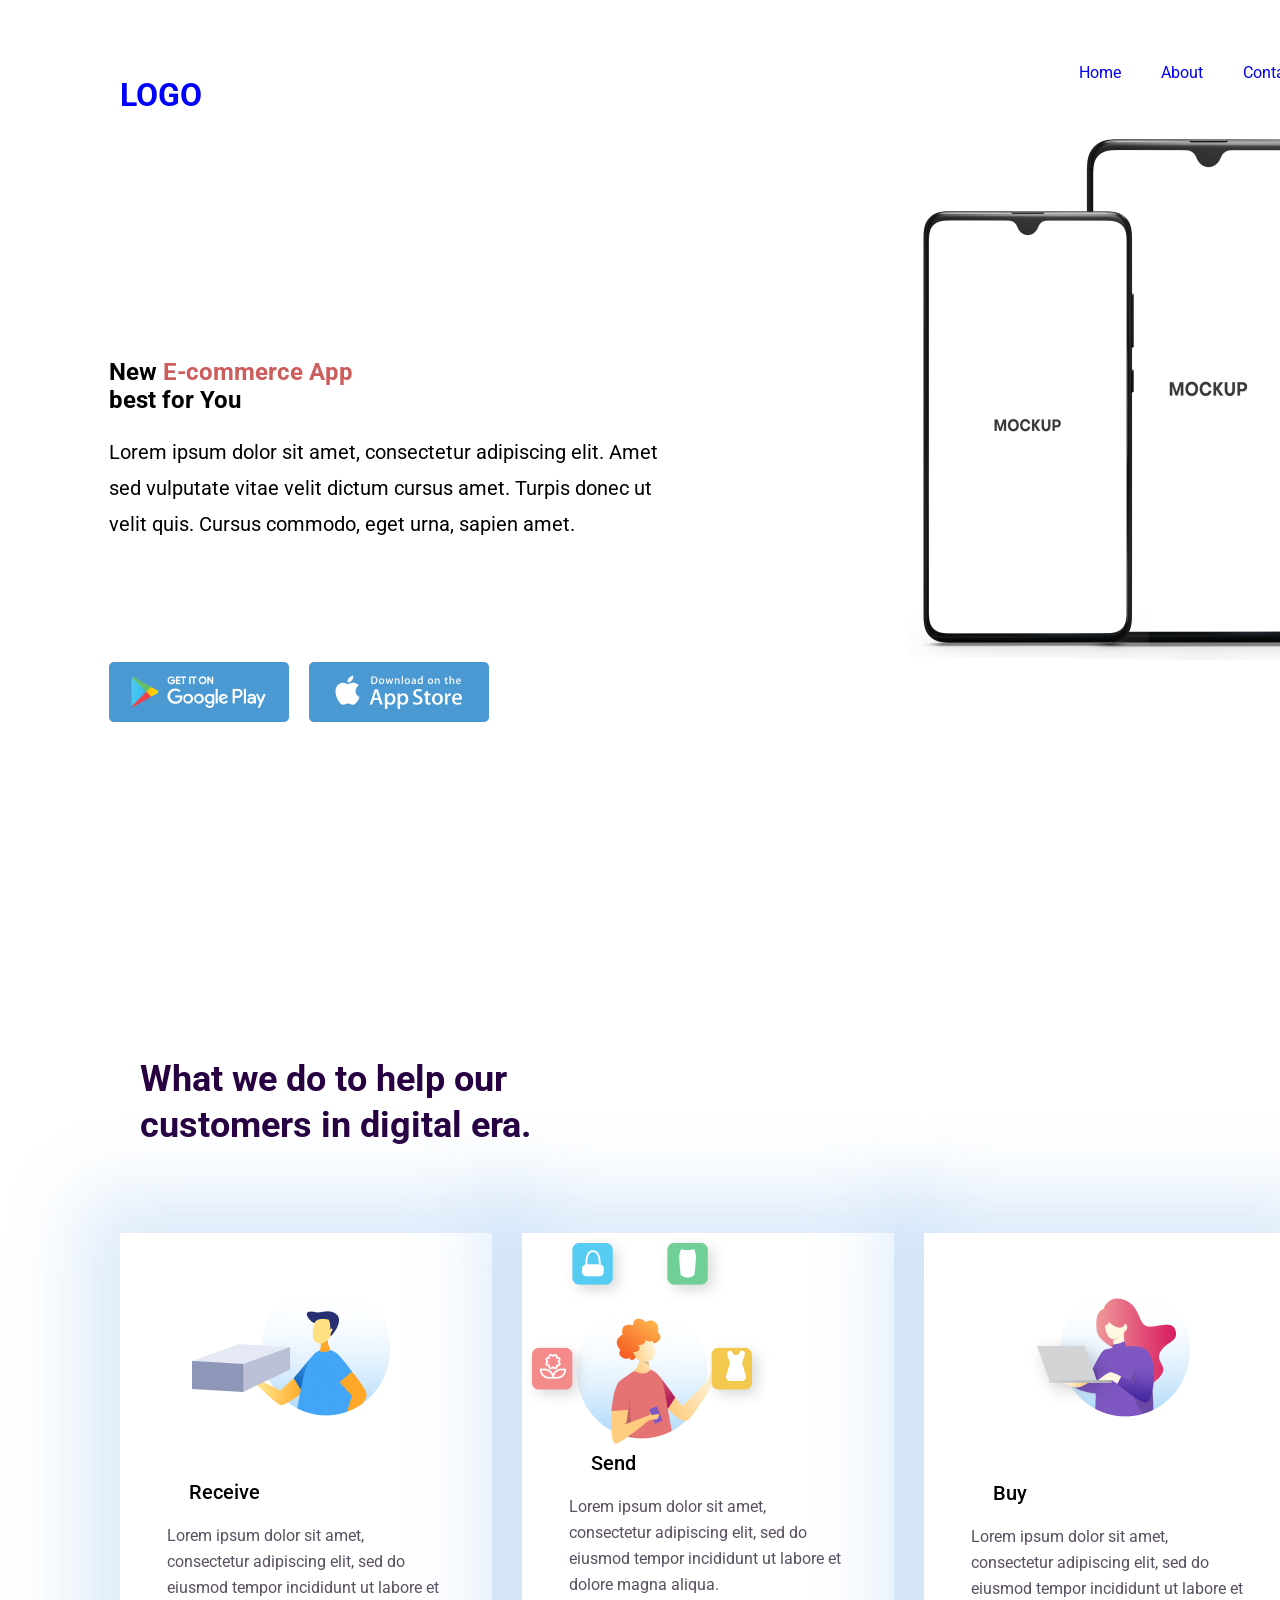
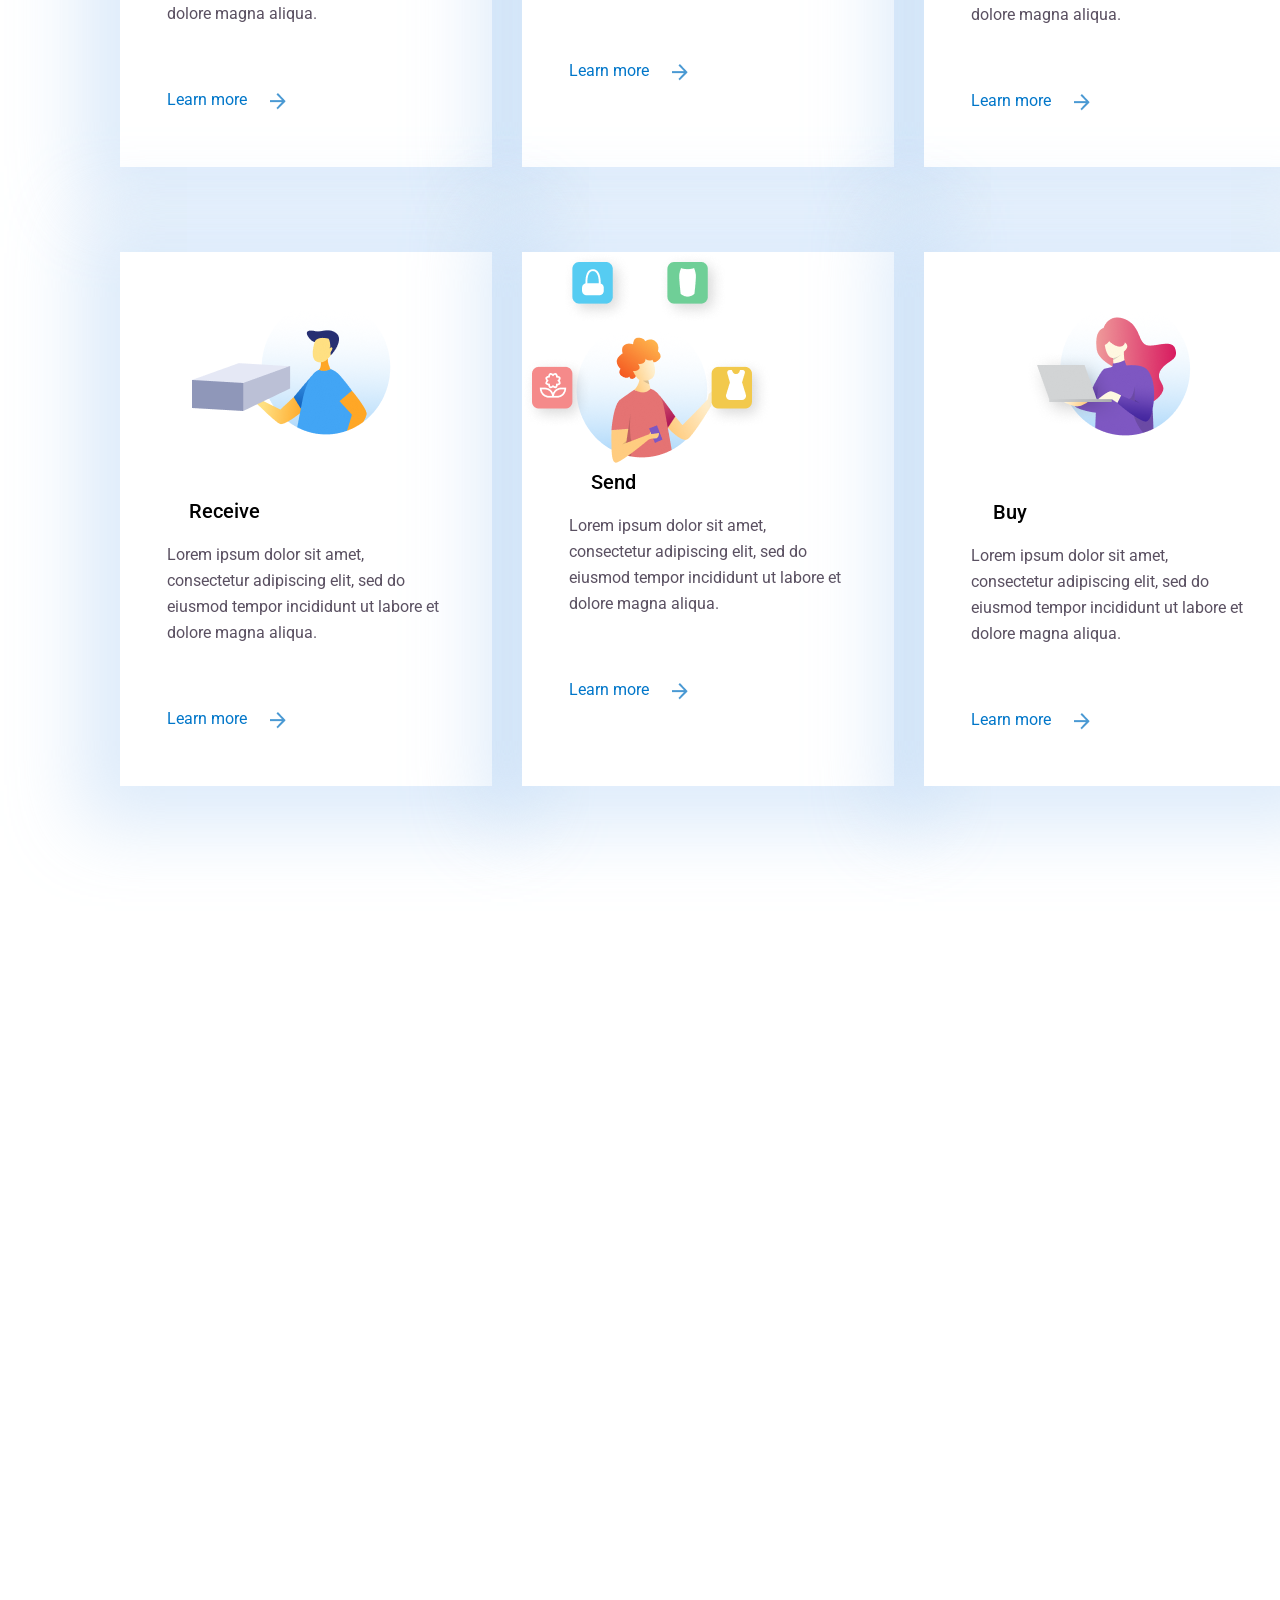
<file: project/index.html>
<!DOCTYPE html>
<html lang="en">
<head>
    <meta charset="UTF-8">
    <title>Title</title>
    <link rel="stylesheet" href="main.css">
</head>

<body>
<header class="header">
    <div class="container">

        <div class="box">
            <h1 style="color: blue; margin-top:46px">LOGO</h1>
            <div class="menu">
                <a  href="home" class="nav__text">Home</a>
                <a  href="About" class="nav__text">About</a>
                <a   href="Contact" class="nav__text">Contact Us</a>
            </div>
        </div>
    </div>
</header>





<main>
    <section>
    <div class="section__div">
        <h1 class="section__div__h1">New <span style="color:indianred;">E-commerce App</span><br>
            best for You</h1>
        <p class="p">Lorem ipsum dolor sit amet, consectetur adipiscing elit. Amet<br>
            sed vulputate vitae velit dictum cursus amet. Turpis donec ut<br>
            velit quis. Cursus commodo, eget urna, sapien amet.</p>
        <div class="div__img">
        <img class="img" src="img/Group 51.png" alt="Group 51">
        <img class="img" src="img/Group 52.png" alt="Group 52">
                <img style="margin-left:400px;margin-bottom:600px;"  src="img/phones.png" alt="phones">
        </div>


    </div>
    </section>


    <section>
        <div class="section__container">
            <h3 class="section__container__h3">What we do to help
                our customers in
                digital era.</h3>
            <div class="div__box">

            <div class="div__box__one">
               <img class="div__box__one__img" src="img/man-box.png" alt="man-box">
                <h2 class="div__box__one__h2">Receive</h2>
                <p class="lorem">Lorem ipsum dolor sit amet,
                    consectetur adipiscing elit, sed do
                    eiusmod tempor incididunt ut
                    labore et dolore magna aliqua.</p>
                <p class="Learn__more">Learn more</p>
                <img class="vector" src="img/Vector.png" alt="Vector">
            </div>

                <div class="div__box__one">
                <img class="div__box__one__img2" src="img/girl-phone.png" alt="man-box">
                    <h2 class="div__box__one__h2">Send</h2>
                    <p class="lorem">Lorem ipsum dolor sit amet,
                        consectetur adipiscing elit, sed do
                        eiusmod tempor incididunt ut
                        labore et dolore magna aliqua.</p>
                    <p class="Learn__more">Learn more</p>
                    <img class="vector" src="img/Vector.png" alt="Vector">
                </div>

                <div class="div__box__one">
                    <img class="div__box__one__img3" src="img/girl-comp.png" alt="girl-comp">
                    <h2 class="div__box__one__h2">Buy</h2>
                    <p class="lorem">Lorem ipsum dolor sit amet,
                        consectetur adipiscing elit, sed do
                        eiusmod tempor incididunt ut
                        labore et dolore magna aliqua.</p>
                    <p class="Learn__more">Learn more</p>
                    <img class="vector" src="img/Vector.png" alt="Vector">
                </div>

            </div>

            <div class="div__box">
                <div class="div__box__one">
                    <img class="div__box__one__img" src="img/man-box.png" alt="man-box">
                    <h2 class="div__box__one__h2">Receive</h2>
                    <p class="lorem">Lorem ipsum dolor sit amet,
                    consectetur adipiscing elit, sed do
                    eiusmod tempor incididunt ut
                    labore et dolore magna aliqua.</p>
                    <p class="Learn__more">Learn more</p>
                    <img class="vector" src="img/Vector.png" alt="Vector">
                </div>
                <div class="div__box__one">
                    <img class="div__box__one__img2" src="img/girl-phone.png" alt="man-box">
                    <h2 class="div__box__one__h2">Send</h2>
                    <p class="lorem">Lorem ipsum dolor sit amet,
                    consectetur adipiscing elit, sed do
                    eiusmod tempor incididunt ut
                    labore et dolore magna aliqua.</p>
                    <p class="Learn__more">Learn more</p>
                    <img class="vector" src="img/Vector.png" alt="Vector">
                </div>
                <div class="div__box__one">
                    <img class="div__box__one__img3" src="img/girl-comp.png" alt="man-box">
                    <h2 class="div__box__one__h2">Buy</h2>
                    <p class="lorem">Lorem ipsum dolor sit amet,
                    consectetur adipiscing elit, sed do
                    eiusmod tempor incididunt ut
                    labore et dolore magna aliqua.</p>
                    <p class="Learn__more">Learn more</p>
                    <img class="vector" src="img/Vector.png" alt="Vector">
                </div>
            </div>


        </div>
    </section>
</main>


<footer>

</footer>
</body>
</html>
</file>
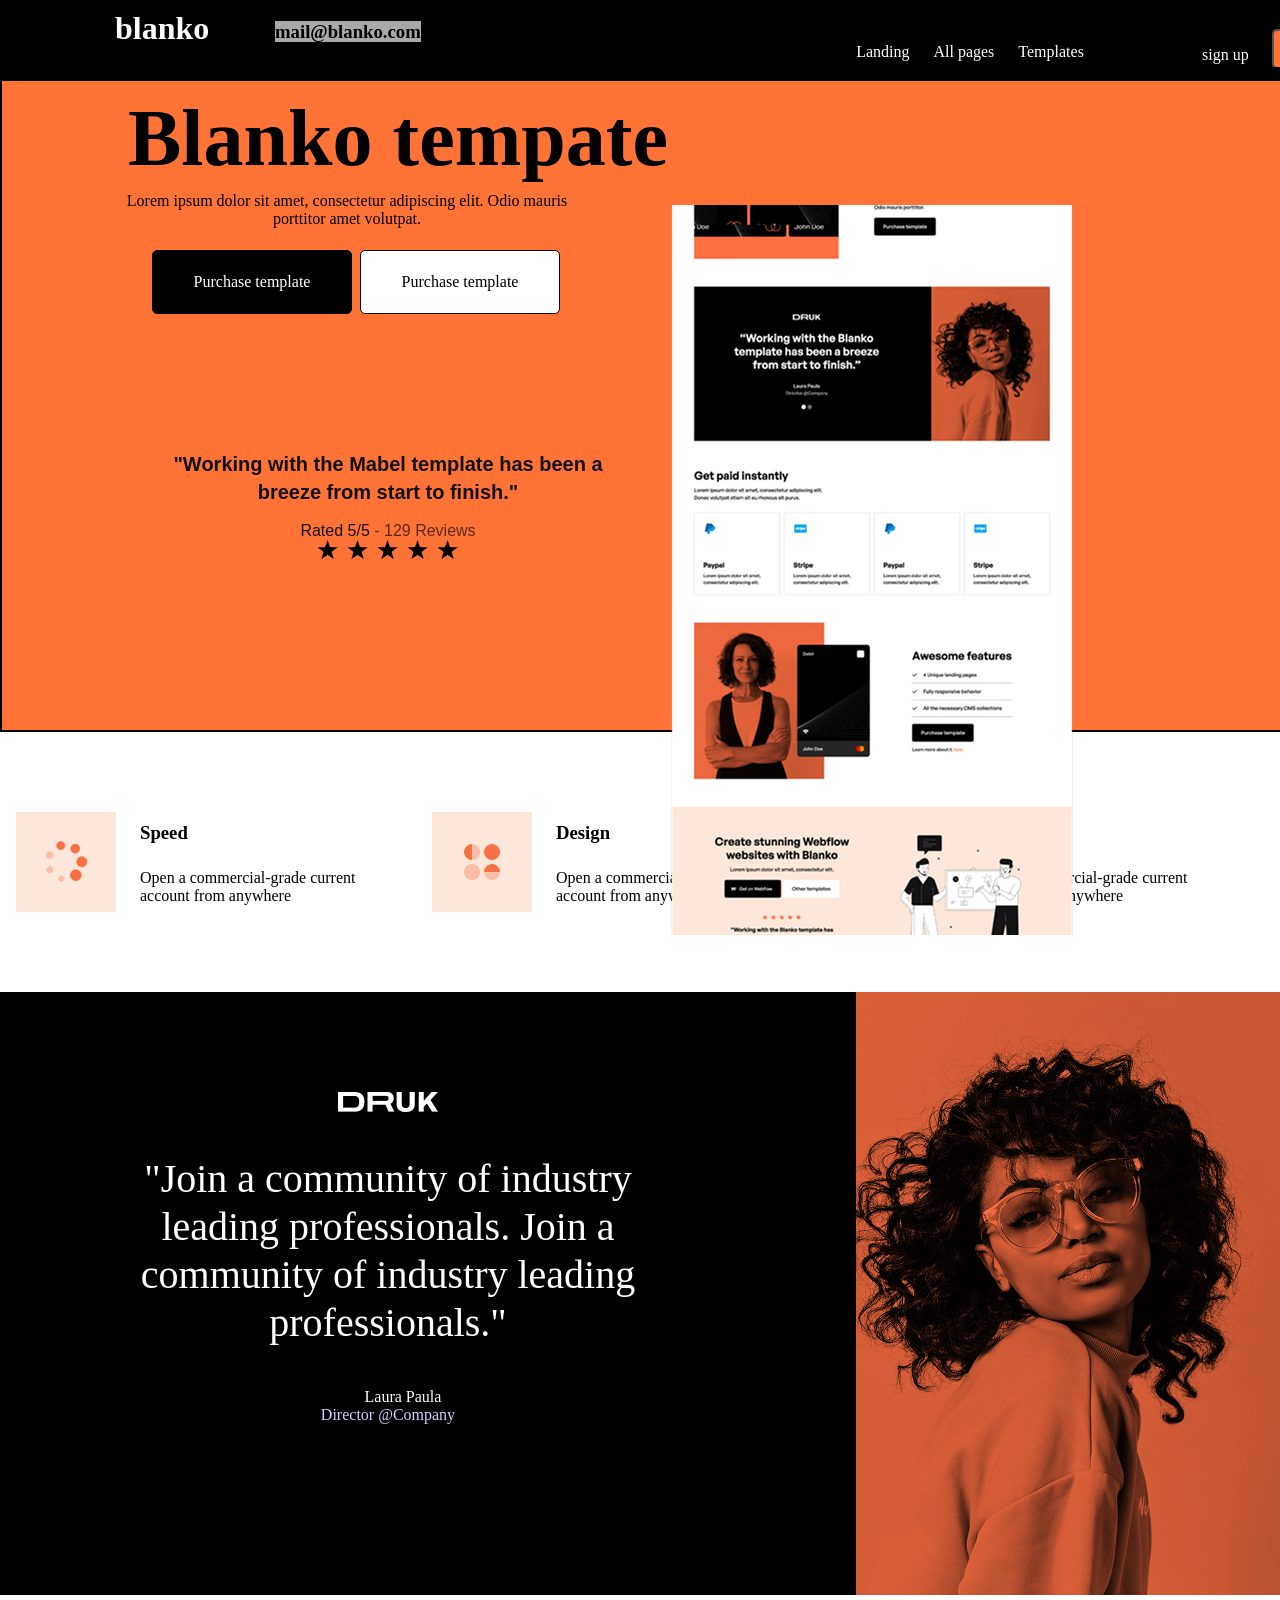
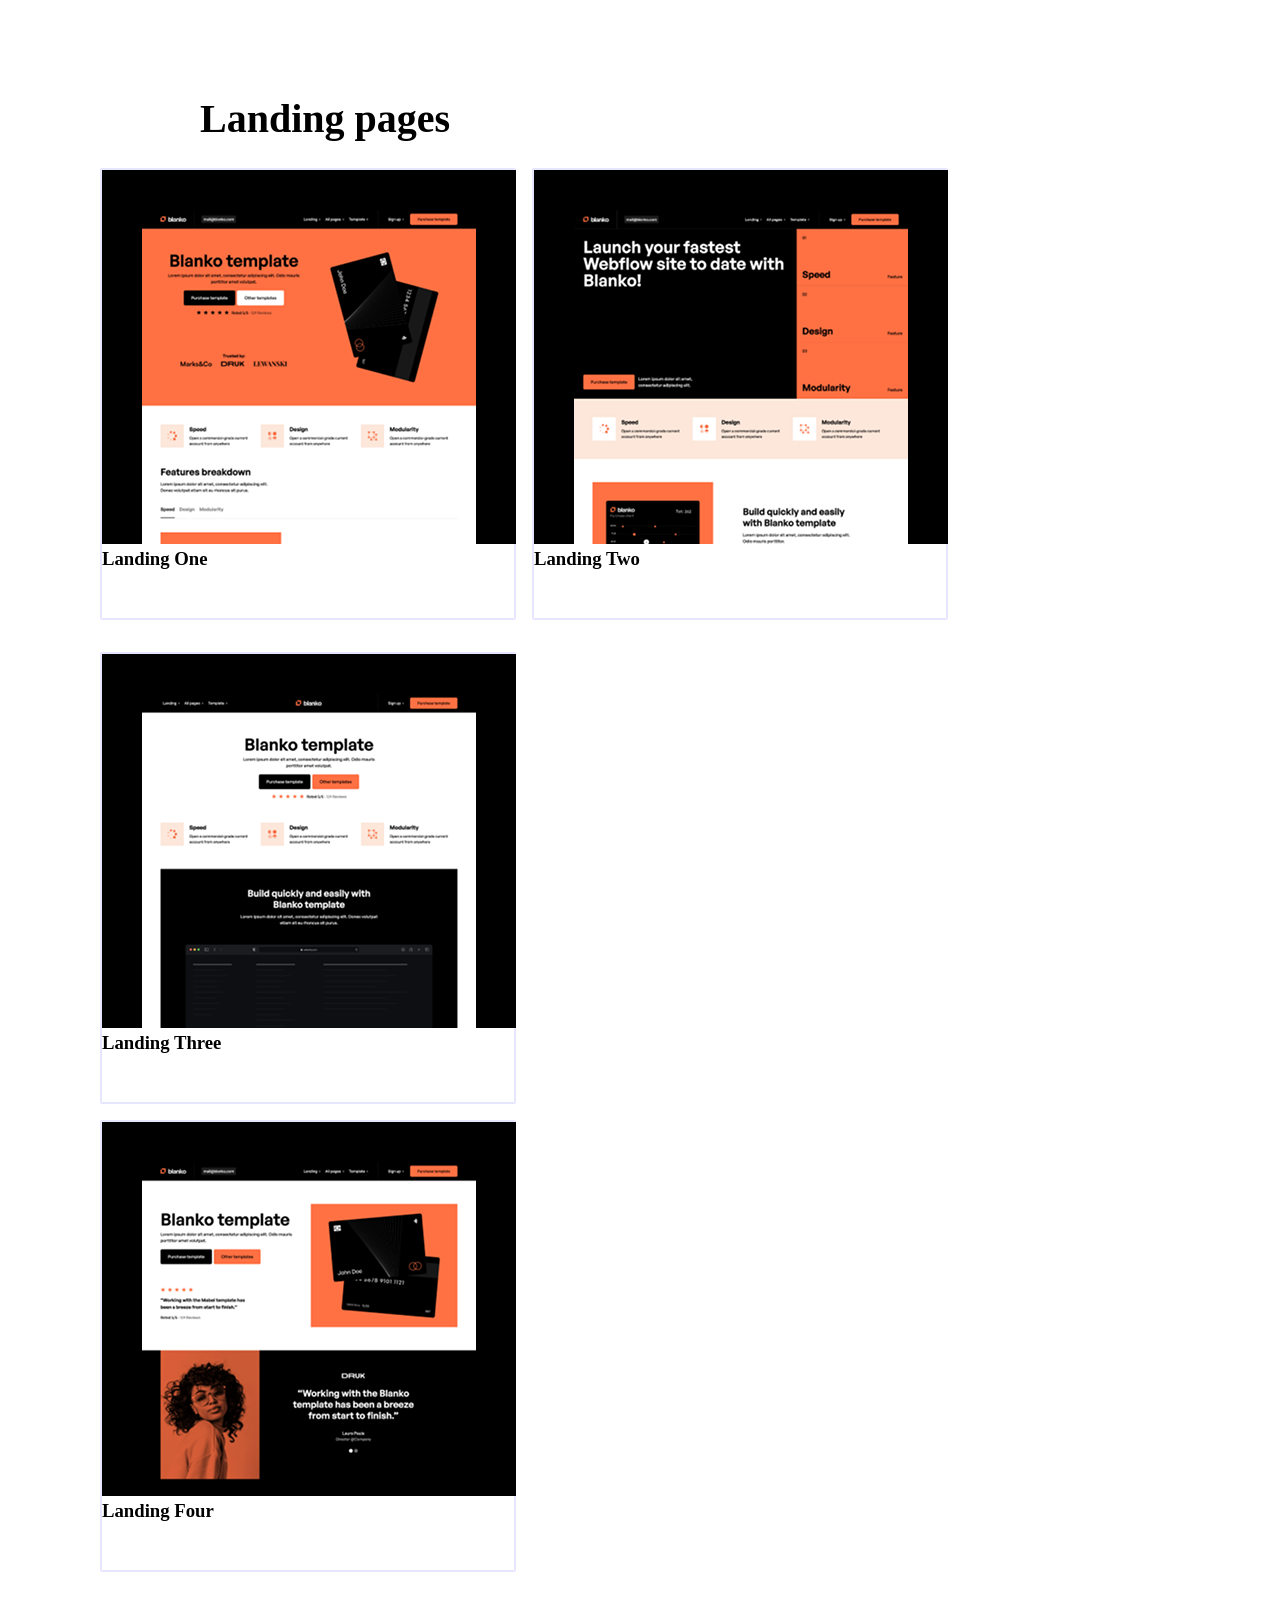
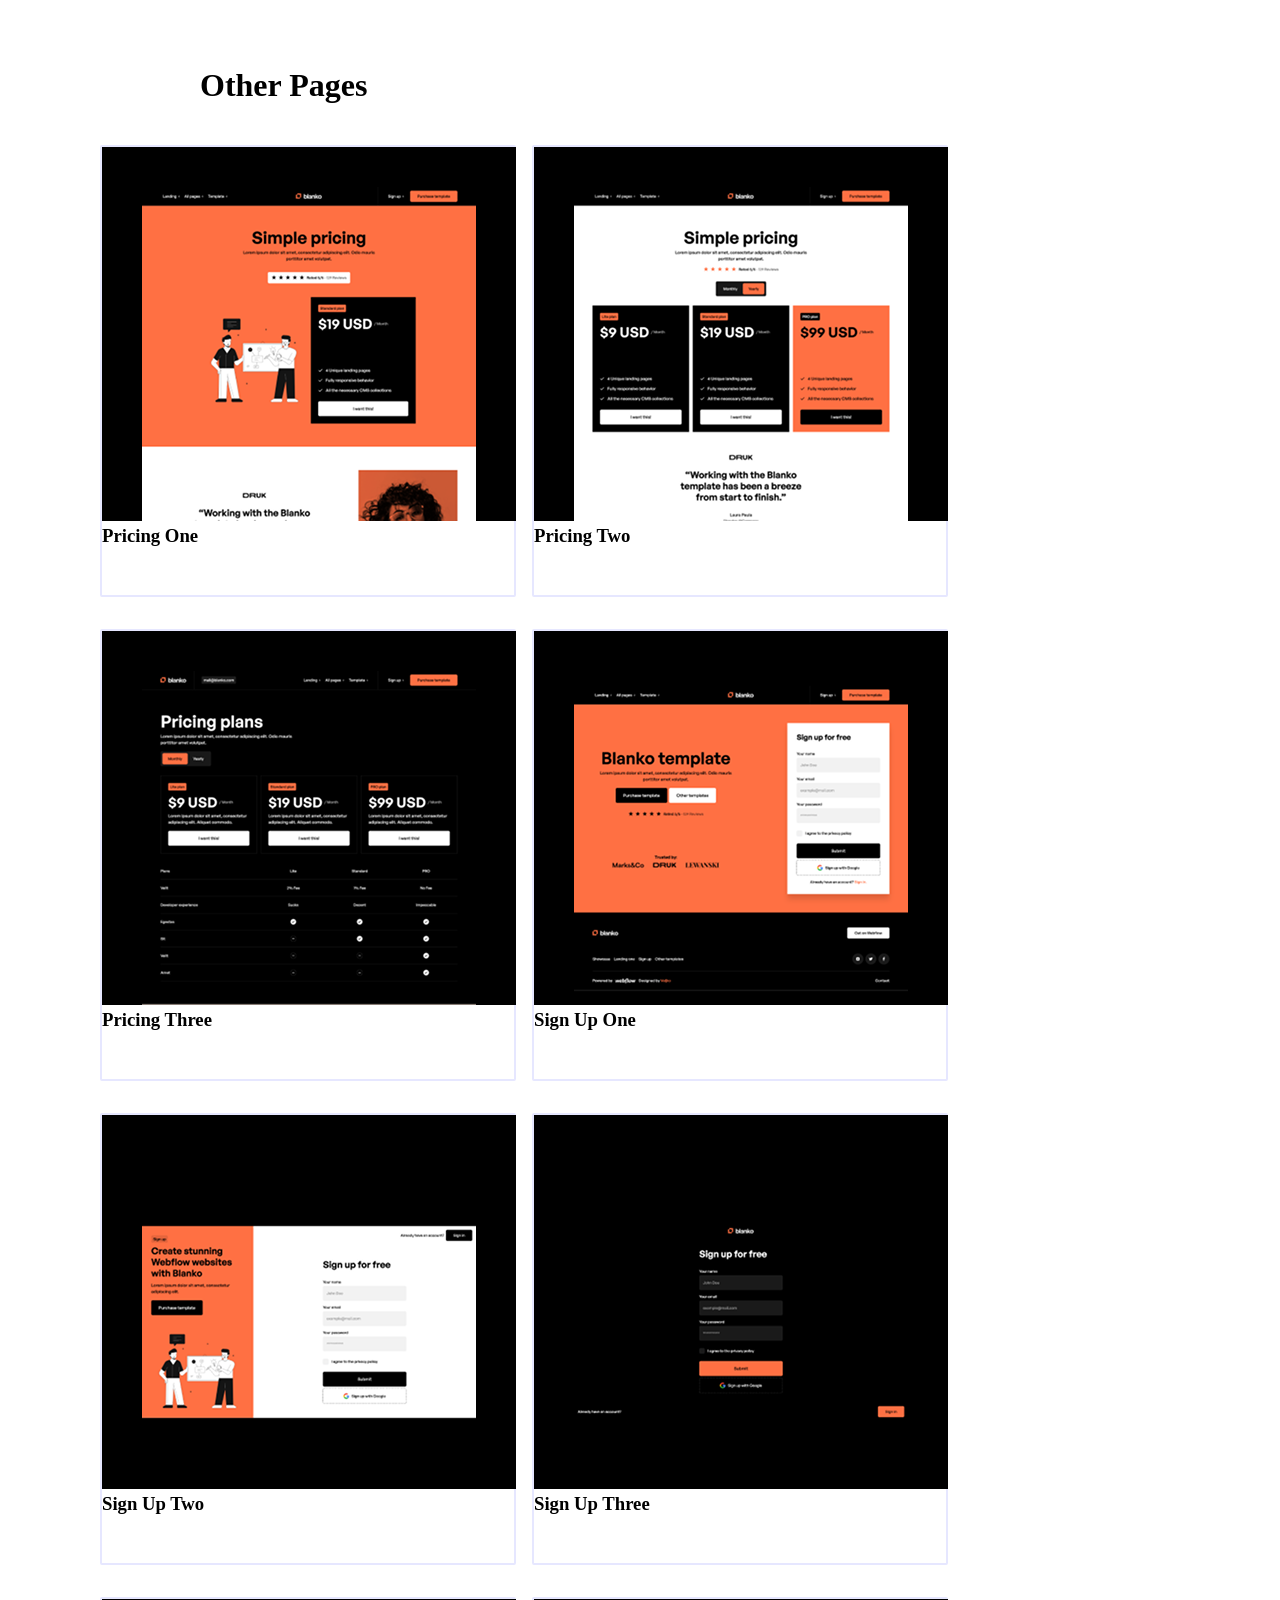
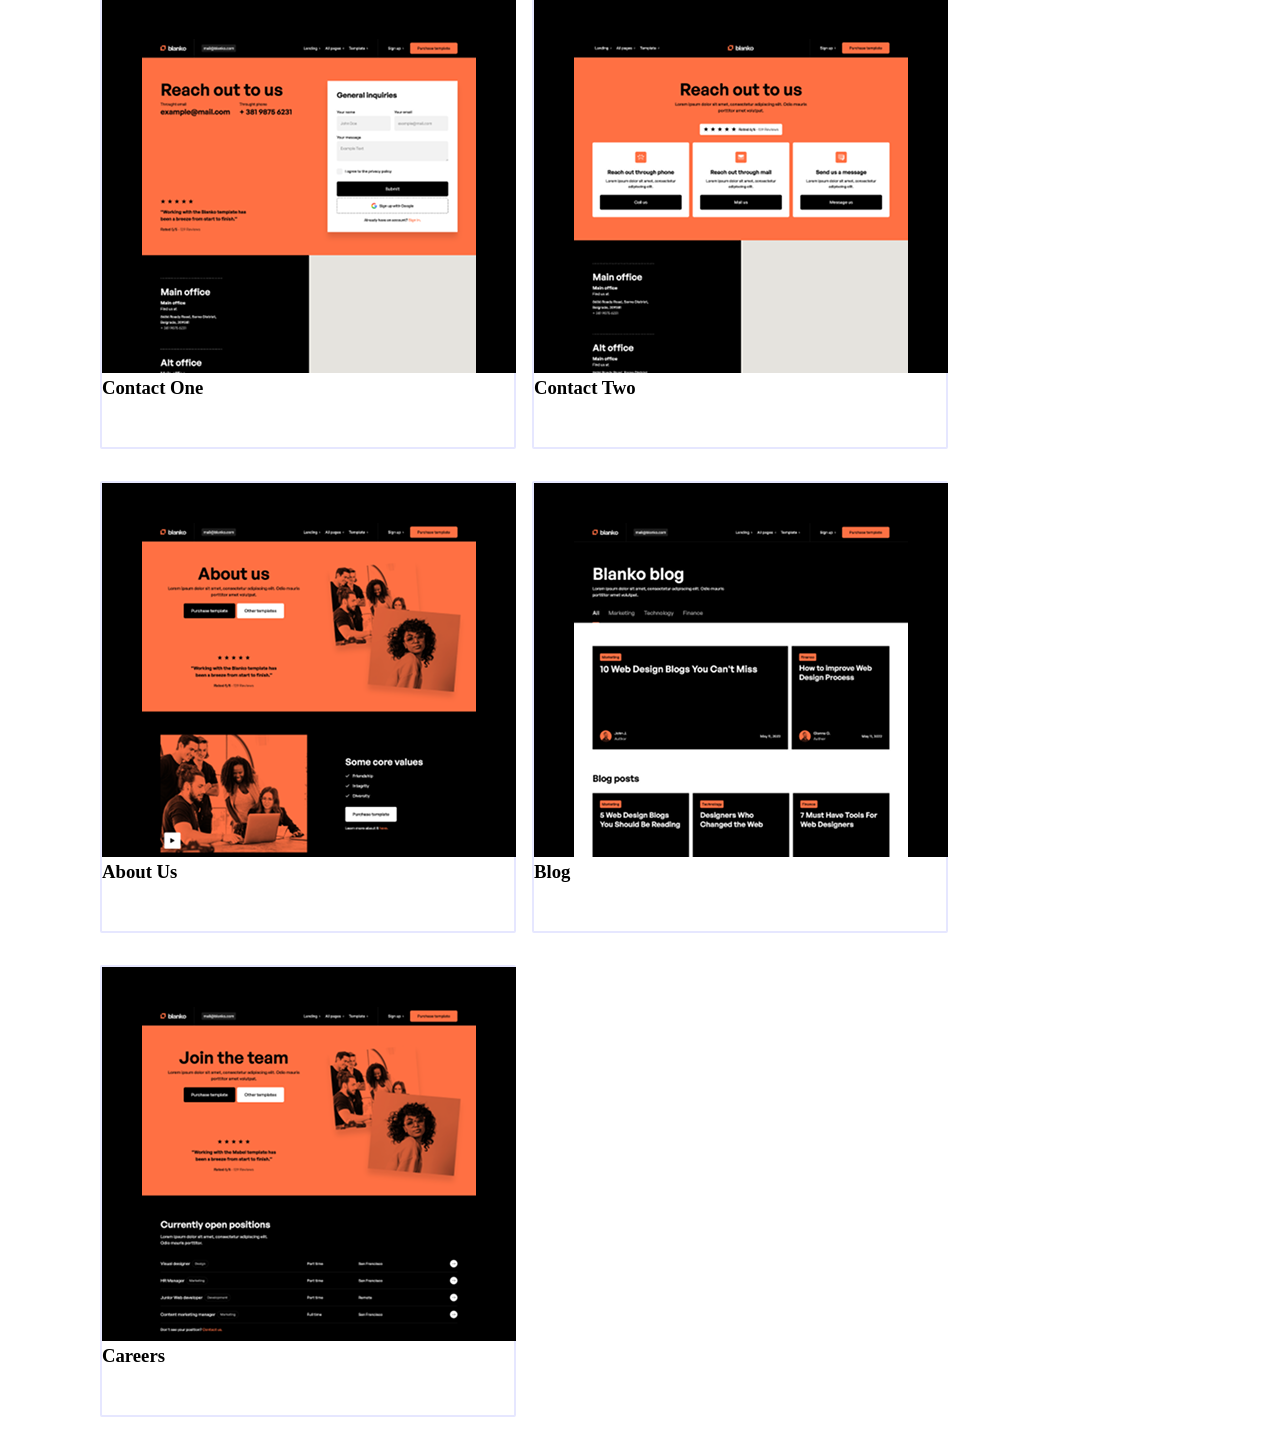
<file: project2/index.html>
<!DOCTYPE html>
<html lang="en">
<head>
    <meta charset="UTF-8">
    <title>11</title>
    <link rel="stylesheet" href="main.css">
</head>
<body>

<header>
    <div class="logo">
        <div class="header">
            <h1 class="blanko">blanko</h1>
            <h3 class="mail">mail@blanko.com</h3>
            <div class="menu">
                <p class="logo__text">Landing</p>
                <p class="logo__text"> All pages</p>
                <p class="logo__text">Templates</p>
            </div>
            <p class="sign">sign up</p>
            <button class="template">Purchase Template</button>
        </div>
        <div class="nav">
            <div class="blanko__t">
                <h1 class="blank_t">Blanko tempate</h1>
                <p style="width:450px;margin-left:120px">Lorem ipsum dolor sit amet, consectetur adipiscing elit. Odio
                    mauris
                    porttitor amet volutpat.</p>
                <div class="card__box">
                    <div class="card1"><p class="card1__text">Purchase template</p></div>
                    <div class="card"><p class="card__text">Purchase template</p></div>

                    <div class="review">
                        <p class="review__text">"Working with the Mabel template has been a breeze from start to
                            finish."</p>
                        <p class="review__rating">Rated 5/5 <span class="review__count">- 129 Reviews</span></p>
                        <img src="img/stars.png" class="rewiev__stars" alt="stars">
                    </div>
                </div>
                <img src="img/blankoIMG.png" class="blank__img" alt="blanko">
            </div>

        </div>
    </div>
</header>
<div class="container">
    <div class="div__box">
        <div class="div_box__one">
            <img class="div__box__one__img" src="img/Frame.png" alt="Frame 1">
            <div>
                <h3 class="div__box__one__h">Speed</h3>
                <p class="div__box__one__p">Open a commercial-grade current account from anywhere</p>
            </div>
        </div>
        <div class="div_box__one">
            <img class="div__box__one__img" src="img/Frame2.png " alt="Frame 2">
            <div>
                <h3 class="div__box__one__h">Design</h3>
                <p class="div__box__one__p">Open a commercial-grade current account from anywhere</p>
            </div>
        </div>
        <div class="div_box__one">
            <img class="div__box__one__img" src="img/Frame3.png" alt="Frame 3" width="100" height="100">
            <div>
                <h3 class="div__box__one__h">Modularity</h3>
                <p class="div__box__one__p">Open a commercial-grade current account from anywhere</p>
            </div>


        </div>


    </div>
    <div class="div__box__second">
        <div class="druk__box">
            <div style="text-align: center; ">
                <img src="img/IMAGE.png" alt="IMAGE" class="druk__box__img">
                <p class="text">"Join a community of industry
                    leading professionals. Join a
                    community of industry leading
                    professionals."</p>
                <p class="text2">Laura Paula </p>
                <p class="text3">Director @Company</p>
            </div>
            <div class="Red__girl__box">
                <img src="img/RedGirls.png" alt="girl">
            </div>

        </div>

    </div>


    <div class="section__third">

        <h1 class="h1">Landing pages</h1>

        <div class="section__third__box">
            <div class="section__third__box__one">
                <img src="img/LandingOne.png" alt="Landing One">
                <h3>Landing One</h3></div>
            <div class="section__third__box__one">
                <img src="img/LandingTwo.png" alt="Landing Two">
                <h3>Landing Two</h3>
            </div>
            <div class="section__third__box__one">

                <img src="img/LandingThree.png " alt="Landing Three">

                <h3>Landing Three</h3>
            </div>
        </div>

        <div class="section__third__box">
            <div class="section__third__box__one">

                <img src="img/LandingFour.png" alt="Landing Four">

                <h3>Landing Four</h3>
            </div>
        </div>

        <div class="section__fourth__box">
            <h1 style="padding-left:100px;padding-top:79px;margin-bottom:25px;width:100%; ">Other Pages</h1>
            <div class="section__fourth__box__one">
                <img src="img/PricingOne.png" alt="Pricing One">
                <h3>Pricing One</h3>
            </div>
            <div class="section__fourth__box__one">
                <img src="img/PricingTwo.png" alt="Pricing Two">
                <h3>Pricing Two</h3>
            </div>
            <div class="section__fourth__box__one">
                <img src="img/PricingThree.png" alt="Pricing Three">
                <h3>Pricing Three</h3>
            </div>
            <div class="section__fourth__box__one">
                <img src="img/SignUpOne.png" alt="Signup One">
                <h3>Sign Up One</h3>
            </div>
            <div class="section__fourth__box__one">
                <img src="img/SignUpTwo.png" alt="Signup Two">
                <h3>Sign Up Two</h3>
            </div>
            <div class="section__fourth__box__one">
                <img src="img/SignUpThree.png" alt="Signup Three">
                <h3>Sign Up Three</h3>
            </div>
            <div class="section__fourth__box__one">
                <img src="img/ContactOne.png" alt="Signup One">
                <h3>Contact One</h3>
            </div>
            <div class="section__fourth__box__one">
                <img src="img/ContactTwo.png" alt="Contact Two">
                <h3>Contact Two</h3>
            </div>
            <div class="section__fourth__box__one">
                <img src="img/AboutUs.png" alt="About Us">
                <h3>About Us</h3>
            </div>
            <div class="section__fourth__box__one">
                <img src="img/Blog.png" alt="Blog">
                <h3>Blog</h3>
            </div>
            <div class="section__fourth__box__one">
                <img src="img/Careers.png" alt="Careers">
                <h3>Careers</h3>
            </div>
        </div>
    </div>
</div>
</body>
</html>
</file>
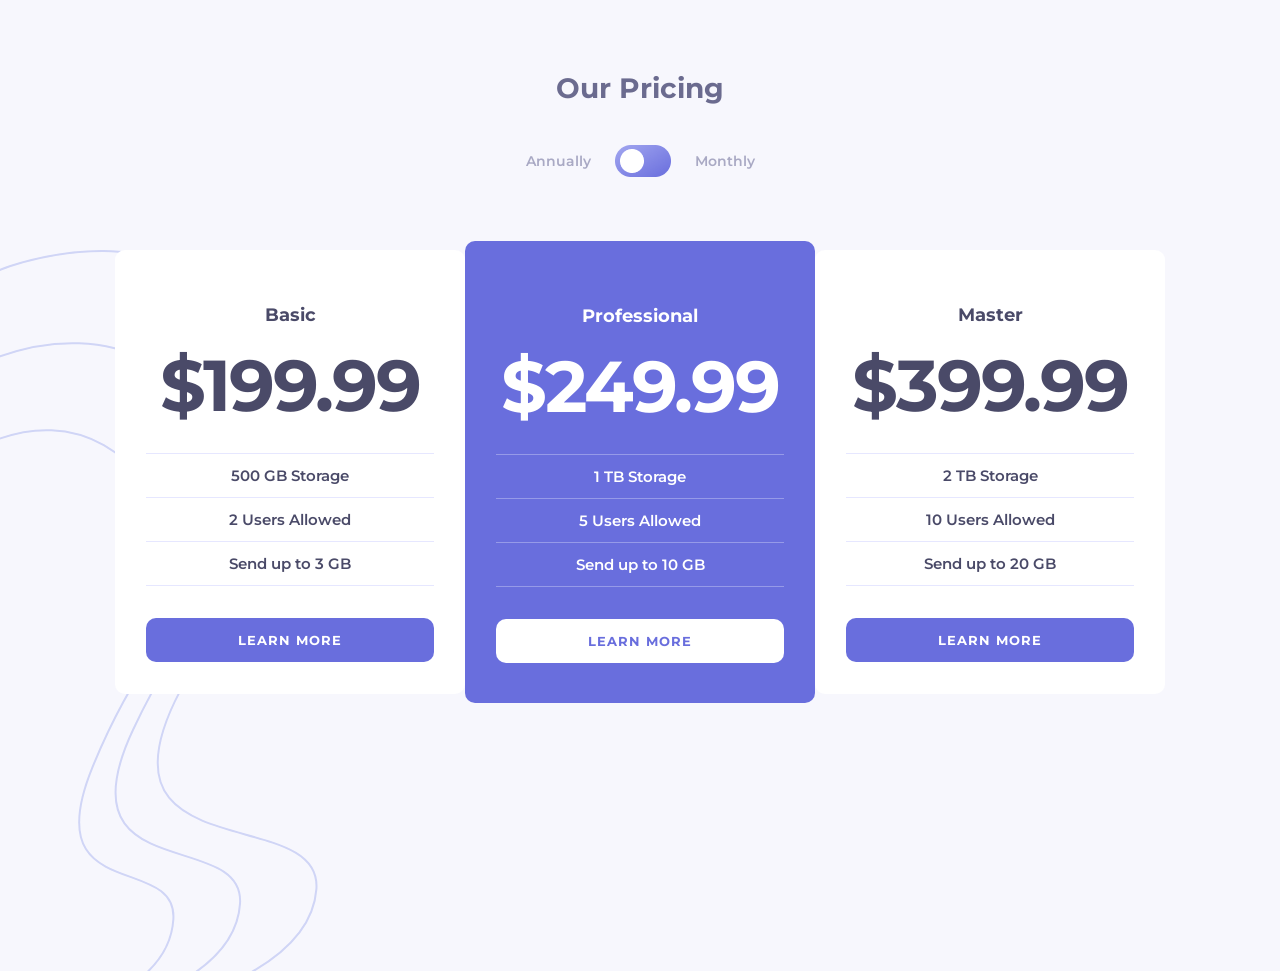
<file: project3/index.html>
<!DOCTYPE html>
<html lang="en">
<head>
    <meta charset="UTF-8">
    <meta name="viewport" content="width=device-width, initial-scale=1">
    <title>11</title>
    <link rel="stylesheet" href="main.css">
</head>
<body>
<div class="container">
    <div class="main">
        <h1 class="Pricing">Our Pricing</h1>
        <div class="sircle__div">
            <p>Annually</p>
            <img src="img/sircle.png" alt="sircle img">
            <p>Monthly</p>
        </div>
    </div>
    <div class="box">
        <div class="box__div">
            <h3 class="box__h3_2">Basic</h3>
            <p class="box__som2">$199.99</p>
            <div class="Storage2">
                <p>500 GB Storage</p>
                <p>2 Users Allowed</p>
                <p class="last-p">Send up to 3 GB</p>
            </div>
            <div class="learn1"><p>LEARN MORE</p></div>
        </div>
        <div class="box__div2">
            <h3 class="box__h3">Professional</h3>
            <p class="box__som">$249.99</p>
            <div class="Storage">
                <p>1 TB Storage</p>
                <p>5 Users Allowed</p>
                <p class="last-p">Send up to 10 GB</p>
            </div>
            <div class="learn"><p>LEARN MORE</p></div>
        </div>
        <div class="box__div">
            <h3 class="box__h3_2">Master</h3>
            <p class="box__som2">$399.99</p>
            <div class="Storage2">
                <p>2 TB Storage</p>
                <p>10 Users Allowed</p>
                <p class="last-p">Send up to 20 GB</p>
            </div>
            <div class="learn1"><p>LEARN MORE</p></div>
        </div>
        <img class="img" src="img/backfon.svg" alt="back img">
    </div>
</div>
</body>
</html>
</file>
<file: project/main.css>
@import url('https://fonts.googleapis.com/css2?family=Roboto:ital,wght@0,100..900;1,100..900&display=swap');

* {
    box-sizing: border-box;
    margin: 0;
    padding: 0;
    text-decoration: none;
    outline: none;
}

body {
    font-family: Roboto, sans-serif;
    width:1440px;
    height:4516px;
}

.container {
    width: 1200px;
    margin: 0 auto;
    padding-top: 30px;
}

.box {
    display: flex;
    align-items: center;
    justify-content: space-between;
    column-gap: 20px;
}

.menu {
    display: flex;
    align-items: center;
    justify-content: space-between;
    gap: 40px;
}

.nav__text:hover {
    color: blue;
}

.section__div {
    display: flex;
    flex-direction: column;
    gap: 20px;
    margin-top: 244px;
    margin-left: 109px;
    margin-right: 695px;
    height: 384px;
    width: 636px;
}

.p {
    line-height: 36px;
    font-size: 20px;
}

.div__img {
    display: flex;
    align-items: center;
    gap: 20px;
    width: 200px;
    height: 200px;
    margin-top: 30px;
}






.section__content {
   margin-top: 914px;
    margin-left: 120px;
    margin-right: 57px;
}


.section__container__h3 {
    width: 400px;
    font-size: 36px;
    line-height: 46px;
    letter-spacing: 5%;
    margin-left:140px;
    margin-right:932px;
    margin-top:314px;
    color: #260041;
}

.div__box {
    display: flex;
    margin-top:85px;
    margin-left:120px;
    gap:30px;
}
.div__box__one {
    background:white;
    box-shadow:  0 0 70px 40px rgba(180, 210, 245, 0.45);
    height:534px;
    width:372px;
}
.div__box__one__img {
    margin-top:48px;
    margin-bottom:57px;
    margin-left:72px;
}
.lorem {
    font-family: Roboto, sans-serif;
    color:#5a5061;
    font-weight:400;
    line-height: 26px;
    font-size:16px;
    margin-left: 47px;
    margin-right: 47px;
    margin-bottom:63px;
}

.div__box__one__h2 {
    font-weight: 500;
    font-size: 20px;
    line-height:30px;
    letter-spacing:2%;
    margin-left:22px;
    margin-bottom:16px;
        padding-left:47px ;
}
.Learn__more {
    font-family: Roboto, sans-serif;
    padding-left:47px;
    padding-bottom:49px;
    padding-right:201px;
    color:#0076c9;
}

.vector {
    position: relative;
    left:150px;
    bottom:65px;
}

.div__box_one__img2 {
    margin-left:76px;
    margin-right:76px;
    margin-bottom:50px;
}
.div__box__one__img3 {
    padding-top:50px;
    margin-left:98px;
    margin-right:121px;
    margin-bottom:57px;
}
</file>
<file: project2/main.css>
* {
    box-sizing: border-box;
    margin: 0;
    padding: 0;
}

body {
    height: 1200px;
}


.header {
    width: 1440px;
    height: 81px;
    border: 2px solid black;
    background-color: black;
}

.menu {
    display: flex;
    color: white;
    gap: 24px;
    justify-content: center;
    margin-left: 500px;
}

.template {
    display: flex;
    justify-content: center;
    align-items: center;
    width: 150px;
    height: 40px;
    background-color: #ff7337;
    position: relative;
    left: 1270px;
    bottom: 50px;
    border-radius: 5px;
}

.mail {
    display: inline;
    border: 1px solid black;
    background-color: darkgray;
    height: 32px;
    width: 151px;
    margin-left: 272px;
}

.card__box {
    display: flex;
    margin-left: 150px;
    gap: 8px;
    margin-top: 22px;
}

.card1 {
    display: flex;
    width: 200px;
    height: 64px;
    border-radius: 5px;
    border: 1px solid black;
    align-items: center;
    justify-content: center;
    background-color: black;
    color: white;
}

.card1:hover {
    background-color: white;
    color: black;
}

.card {
    display: flex;
    width: 200px;
    height: 64px;
    border-radius: 5px;
    border: 1px solid black;
    align-items: center;
    justify-content: center;
    background-color: white;
}

.card:hover {
    background-color: black;
    color: white;
}

.card__img {
    margin-top: 220px;
    margin-left: -300px;
}

.blanko__t {
    text-align: center;
}

.review {
    margin-top: 200px;
    text-align: center;
    margin-left: -400px;
    width: 440px;
}

.review__text {
    font-family: Arial, sans-serif;
    font-size: 20px;
    font-weight: 700;
    line-height: 28px;
    color: #111;
    margin-bottom: 16px;
}

.review__rating {
    font-family: Arial, sans-serif;
    font-size: 16px;
    color: #111;
}

.review__count {
    color: #5a2a1a;
}

.review__stars {
    display: block;
    margin: 24px auto 0;
    width: 150px;
}

.blanko {
    width: 76px;
    height: 19px;
    padding-top: 8px;
    padding-left: 113px;
    margin-right: 5px;
    color: white;
}

.sign {
    color: white;
    display: flex;
    margin-left: 1200px;
    position: relative;
    bottom: 15px;
}

.header {
    position: fixed;
    top: 0;
    z-index: 1000;
    background: #000;

}

.blank_t {
    font-size: 80px;
    width: 556px;
    height: 72px;
    margin-left: 118px;
    margin-top: 91px;
    margin-bottom: 27px
}

.blank__img {
    position: absolute;
    bottom: -35px;
    right: 200px;
    width: 417px;
    height: 730px;
    object-fit: cover;

}

.nav {
    width: 1440px;
    height: 732px;
    border: 2px solid black;
    background-color: #ff7337;
    margin-bottom: 80px;
}

.div__box {
    display: flex;
    width: 1280px;
    height: 100px;
    justify-content: center;
    margin: 0 auto;
    margin-bottom: 80px;
}

.div_box__one {
    width: 416px;
    height: 100px;
    display: flex;
    gap: 24px;
    column-gap: 24px;

}

.div__box__one__h {
    padding-top: 10px;
    margin-bottom: 25px;
    height: 32px;
    width: 74px;
}

.div__box__one__p {
    height: 48px;
    width: 257px;
}

.div__box__second {
    height: 603px;
    width: 1280px;
    background-color: black;
    margin: 0 auto;
    margin-bottom: 100px;
}

.druk__box {
    display: flex;
    width: 610px;
    height: 403px;
    margin-right: 143px;
    margin-left: 100px;
    justify-content: space-between;
}

.druk__box__img {
    width: 100px;
    height: 20px;
    margin-bottom: 39px;
    margin-top: 100px;
}

.texts__box {
    width: 156px;
    height: 51px;
    margin-bottom: 20px;
}

.text {
    color: white;
    width: 576px;
    height: 192px;
    font-size: 40px;
    line-height: 48px;
    margin-bottom: 41px;
}

.text2 {
    color: white;
    padding-left: 30px
}

.text3 {
    color: #ced2ff;
}

.Red__girl__box {
    margin-left: 180px;
}


.h1 {
    padding-left: 200px;
    font-size: 40px;
    line-height: 48px;
    font-weight: 700;
    margin-bottom: 25px;
}

.section__third__box {
    display: flex;
    flex-wrap: wrap;
    gap: 16px;
    padding-left: 100px;
}

.section__third__box__one {
    height: 452px;
    width: 416px;
    border: 2px solid #e6e7ff;
    border-radius: 2px;
    margin-bottom: 16px;
}

.section__fourth__box {
    display: flex;
    flex-wrap: wrap;
    gap: 16px;
    padding-left: 100px;
}

.section__fourth__box__one {
    height: 452px;
    width: 416px;
    border: 2px solid #e6e7ff;
    margin-bottom: 16px;
    border-radius: 2px;
}
</file>
<file: project3/main.css>
@import url('https://fonts.googleapis.com/css2?family=Montserrat:wght@400;600;700&display=swap');

* {
    margin: 0;
    padding: 0;
    box-sizing: border-box;
}

body {
    font-family: 'Montserrat', sans-serif;
    background-color: #f7f7fd;
    color: #4a4a68;
    position: relative;
    min-height: 100vh;
    overflow-x: hidden;
}

.Pricing {
    display: flex;
    justify-content: center;
    font-size: 28px;
    color: #6b6b8f;
    margin-top: 71px;
    margin-bottom: 40px;
}

.sircle__div {
    display: flex;
    justify-content: center;
    align-items: center;
    gap: 24px;
    margin-bottom: 64px;
    font-size: 14px;
    font-weight: 600;
    color: #a9a9c4;
}

.box {
    display: flex;
    justify-content: center;
    align-items: center;
    padding: 0 16px 60px;
}

.box__div {
    width: 350px;
    border-radius: 10px;
    text-align: center;
}
.box__div2 {
    width: 350px;
    border-radius: 10px;
    text-align: center;
}

.box__div {
    background-color: #fff;
    padding: 54px 31px 32px;
}

.box__div2 {
    background-color: #696edd;
    color: #fff;
    padding: 64px 31px 40px;
}

.box__h3 {
    font-size: 18px;
    margin-bottom: 24px;
}
.box__h3_2 {
    font-size: 18px;
    margin-bottom: 24px;
}

.box__som {
    font-size: 72px;
    font-weight: 700;
    line-height: 71px;
    letter-spacing: -2.16px;
    margin-bottom: 32px;
}
.box__som2 {
    font-size: 72px;
    font-weight: 700;
    line-height: 71px;
    letter-spacing: -2.16px;
    margin-bottom: 32px;
}

.Storage {
    margin-bottom: 32px;

}
.Storage2 {
    margin-bottom: 32px;
}

.Storage p {
    padding: 12px 0;
    font-size: 15px;
    font-weight: 600;
    border-top: 1px solid #e6e7ff;
}
.Storage2 p {
    padding: 12px 0;
    font-size: 15px;
    font-weight: 600;
    border-top: 1px solid #e6e7ff;
}

.Storage p {
    border-color: rgba(255, 255, 255, 0.3);
}

.Storage2 .last-p {
    border-bottom: 1px solid #e6e7ff;
}

.Storage .last-p {
    border-bottom: 1px solid rgba(255, 255, 255, 0.3);
}

.learn {
    display: flex;
    justify-content: center;
    align-items: center;
    height: 44px;
    border-radius: 10px;
    font-size: 13px;
    font-weight: 700;
    letter-spacing: 1px;
    background-color: #fff;
    color: #696edd;
}
.learn1 {
    display: flex;
    justify-content: center;
    align-items: center;
    height: 44px;
    border-radius: 10px;
    font-size: 13px;
    font-weight: 700;
    letter-spacing: 1px;
    background-color: #696edd;
    color: #fff;
}


.img {
    position: absolute;
    left: 0;
    bottom: 0;
    max-width: 40%;
    z-index: -1;
    pointer-events: none;
}

@media (max-width: 768px) {
    .Pricing {
        margin-top: 40px;
        margin-bottom: 24px;
    }

    .sircle__div {
        margin-bottom: 32px;
    }

    .box {
        flex-direction: column;
        gap: 24px;
    }

    .box__div {
        width: 100%;
        max-width: 350px;
        padding: 40px 31px 32px;
    }
    .box__div2 {
        width: 100%;
        max-width: 350px;
        padding: 40px 31px 32px;
    }

    .box__som {
        font-size: 56px;
        line-height: 56px;
        letter-spacing: -1.5px;
    }
    .box__som2 {
        font-size: 56px;
        line-height: 56px;
        letter-spacing: -1.5px;
    }


}
</file>
